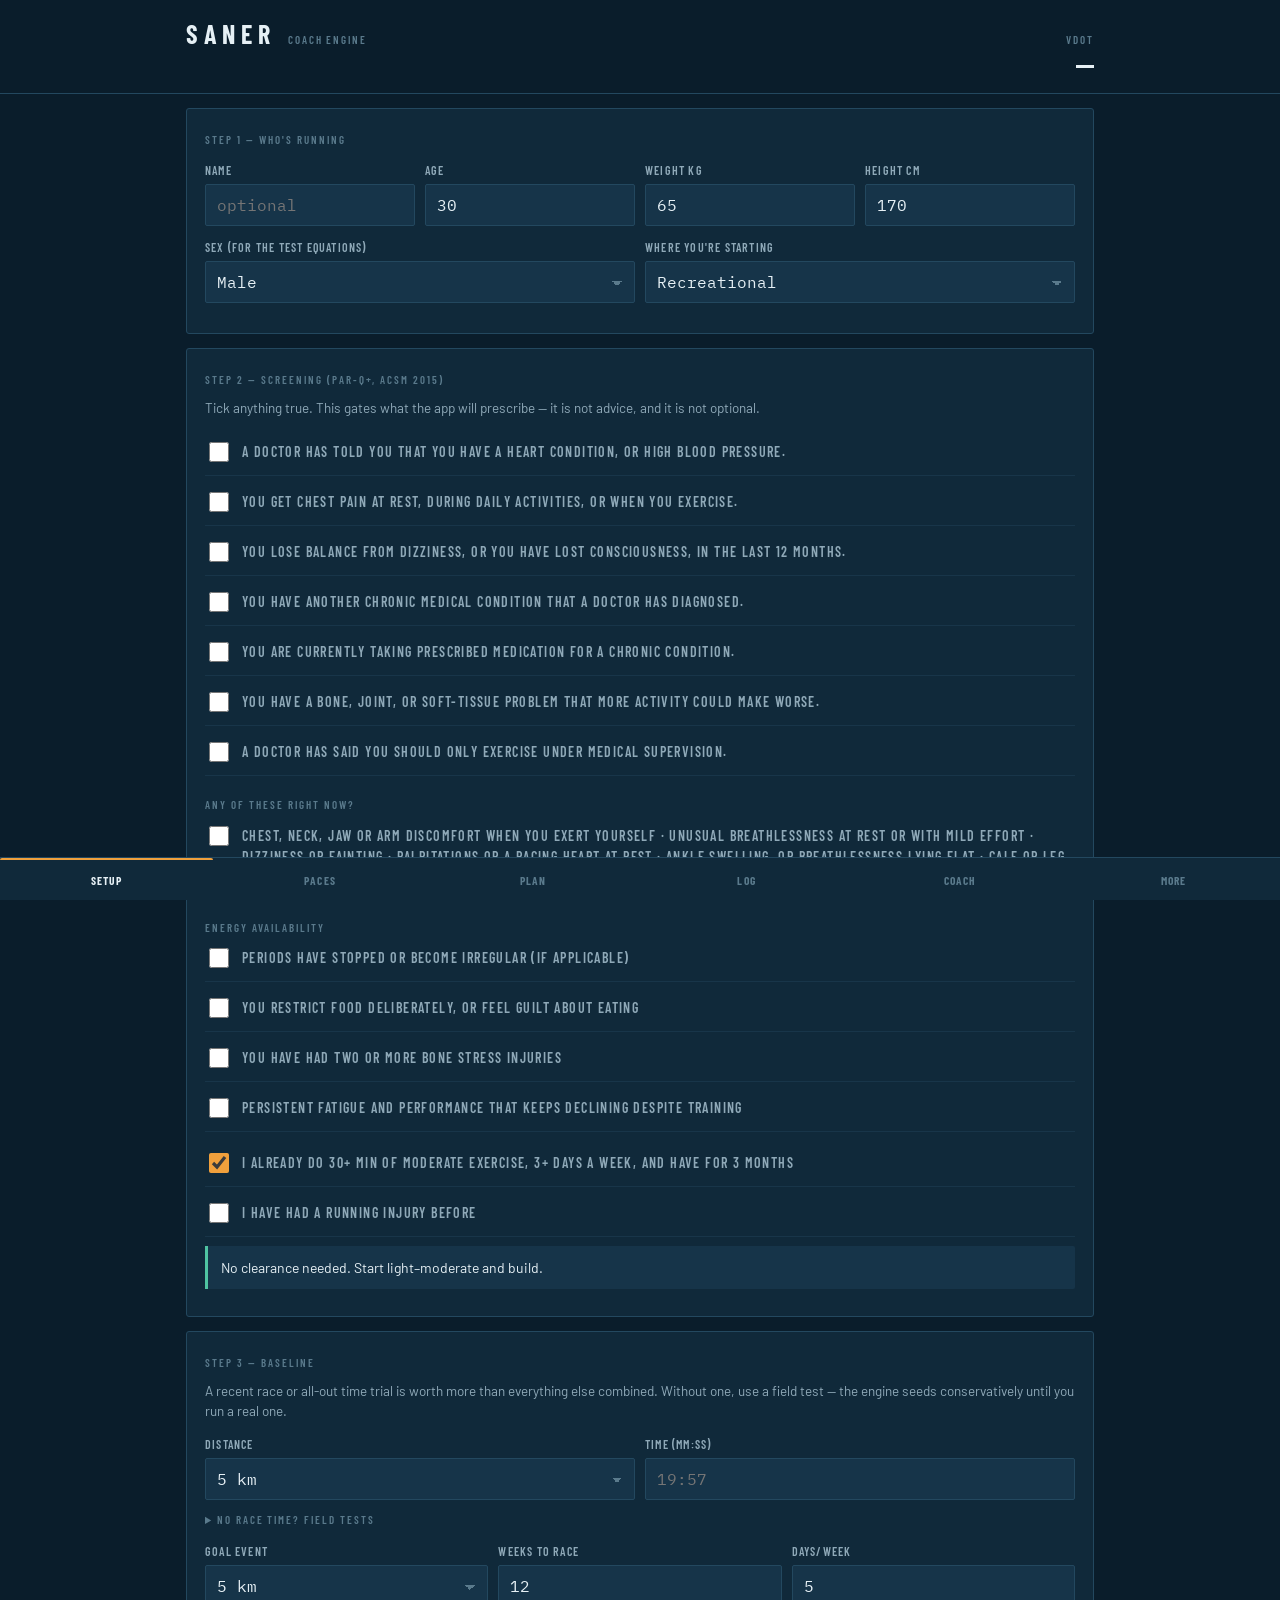
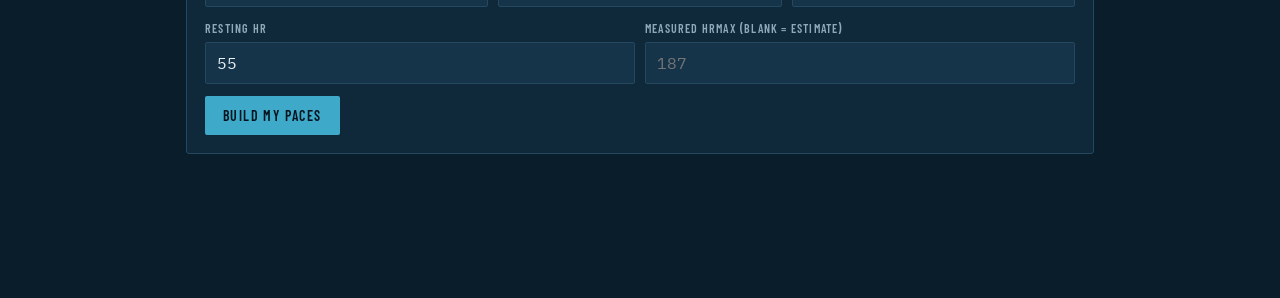
<file: index.html>
<!DOCTYPE html>
<html lang="en">
<head>
<meta charset="utf-8">
<meta name="viewport" content="width=device-width,initial-scale=1,viewport-fit=cover">
<meta name="theme-color" content="#0A1D2B">
<meta name="apple-mobile-web-app-capable" content="yes">
<meta name="apple-mobile-web-app-status-bar-style" content="black-translucent">
<meta name="apple-mobile-web-app-title" content="Saner Coach">
<title>Saner Coach — running coach engine</title>
<meta name="description" content="Training paces, a periodized plan, and load tracking for any runner — beginner to elite, 800 m to marathon. Runs entirely on your device.">
<meta property="og:type" content="website">
<meta property="og:title" content="Saner Coach — running coach engine">
<meta property="og:description" content="Enter one race result. Get your five training paces, a full periodized plan, and a log that recalibrates as you run. Free, offline, no account.">
<meta property="og:site_name" content="Saner Coach">
<meta name="twitter:card" content="summary_large_image">
<meta name="twitter:title" content="Saner Coach — running coach engine">
<meta name="twitter:description" content="Training paces and a periodized plan for any runner, 800 m to marathon. Runs on your device.">
<!-- To get a picture in the link preview, upload a 1200x630 image beside this file
     and add: <meta property="og:image" content="https://YOURNAME.github.io/REPO/preview.png"> -->
<link rel="icon" href="data:image/svg+xml,%3Csvg xmlns='http://www.w3.org/2000/svg' viewBox='0 0 64 64'%3E%3Crect width='64' height='64' fill='%230A1D2B'/%3E%3Crect x='8' y='26' width='48' height='4' fill='%233FA9C9'/%3E%3Crect x='8' y='34' width='34' height='4' fill='%23C9D14E'/%3E%3Crect x='8' y='42' width='20' height='4' fill='%23E85D4A'/%3E%3C/svg%3E">
<link rel="apple-touch-icon" href="data:image/svg+xml,%3Csvg xmlns='http://www.w3.org/2000/svg' viewBox='0 0 180 180'%3E%3Crect width='180' height='180' fill='%230A1D2B'/%3E%3Crect x='24' y='72' width='132' height='11' fill='%233FA9C9'/%3E%3Crect x='24' y='94' width='94' height='11' fill='%23C9D14E'/%3E%3Crect x='24' y='116' width='56' height='11' fill='%23E85D4A'/%3E%3C/svg%3E">
<link rel="preconnect" href="https://fonts.googleapis.com">
<link rel="preconnect" href="https://fonts.gstatic.com" crossorigin>
<link href="https://fonts.googleapis.com/css2?family=Barlow+Condensed:wght@500;600;700&family=Barlow:wght@400;500;600&family=IBM+Plex+Mono:wght@400;500;600&display=swap" rel="stylesheet">
<style>
*{box-sizing:border-box;-webkit-tap-highlight-color:transparent}
:root{
  --surface-0:#0A1D2B;--surface-1:#10293A;--surface-2:#163449;--line:#23485F;
  --ink:#E6F0F5;--ink-dim:#8FA9B8;--ink-faint:#5A7A8C;
  --z-e:#3FA9C9;--z-m:#4FC3A1;--z-t:#C9D14E;--z-i:#F0A03C;--z-r:#E85D4A;
}
html,body{margin:0;padding:0}
body{background:var(--surface-0);color:var(--ink);font-size:15px;line-height:1.5;
  font-family:'Barlow',system-ui,-apple-system,sans-serif;
  padding-bottom:env(safe-area-inset-bottom);-webkit-font-smoothing:antialiased}
h1,h2,h3,.disp{font-family:'Barlow Condensed',ui-sans-serif,'Arial Narrow',sans-serif;
  text-transform:uppercase;letter-spacing:.06em;font-weight:700;margin:0}
.num{font-family:'IBM Plex Mono',ui-monospace,'SF Mono',Menlo,monospace;font-variant-numeric:tabular-nums}
.eyebrow{font-family:'Barlow Condensed',ui-sans-serif,sans-serif;text-transform:uppercase;
  letter-spacing:.18em;font-size:11px;color:var(--ink-faint);font-weight:600}
.wrap{max-width:940px;margin:0 auto;padding:0 16px 130px}
.top{border-bottom:1px solid var(--line);background:var(--surface-0);position:sticky;top:0;z-index:20;
  padding-top:env(safe-area-inset-top)}
.topin{max-width:940px;margin:0 auto;padding:14px 16px;display:flex;align-items:baseline;gap:12px}
.mark{font-size:26px;letter-spacing:.22em}
.readout{margin-left:auto;text-align:right}
.readout .v{font-size:30px;line-height:1;font-weight:600}
.card{background:var(--surface-1);border:1px solid var(--line);border-radius:3px;padding:18px;margin:14px 0}
.card.tight{padding:14px}
.row{display:flex;gap:10px;flex-wrap:wrap}
label{display:block;font-size:12px;letter-spacing:.1em;text-transform:uppercase;color:var(--ink-dim);
  margin-bottom:5px;font-family:'Barlow Condensed',ui-sans-serif,sans-serif;font-weight:600}
input,select,textarea{background:var(--surface-2);border:1px solid var(--line);color:var(--ink);
  padding:10px 11px;border-radius:2px;font-family:'IBM Plex Mono',ui-monospace,monospace;
  font-size:16px;width:100%;-webkit-appearance:none;appearance:none}
select{background-image:linear-gradient(45deg,transparent 50%,var(--ink-faint) 50%),
  linear-gradient(135deg,var(--ink-faint) 50%,transparent 50%);
  background-position:calc(100% - 17px) 19px,calc(100% - 12px) 19px;
  background-size:5px 5px,5px 5px;background-repeat:no-repeat;padding-right:32px}
input:focus,select:focus,textarea:focus{outline:2px solid var(--z-e);outline-offset:1px}
.fld{flex:1;min-width:120px;margin-bottom:12px}
button{font-family:'Barlow Condensed',ui-sans-serif,sans-serif;text-transform:uppercase;
  letter-spacing:.1em;font-weight:600;font-size:14px;cursor:pointer;background:var(--z-e);
  color:#04141E;border:none;padding:11px 18px;border-radius:2px}
button:hover{filter:brightness(1.12)}
button:disabled{opacity:.4;cursor:not-allowed}
button.ghost{background:transparent;color:var(--ink-dim);border:1px solid var(--line)}
button.danger{background:transparent;color:var(--z-r);border:1px solid var(--z-r)}
table{width:100%;border-collapse:collapse}
th{text-align:left;font-family:'Barlow Condensed',ui-sans-serif,sans-serif;text-transform:uppercase;
  letter-spacing:.12em;font-size:11px;color:var(--ink-faint);font-weight:600;padding:6px 8px;
  border-bottom:1px solid var(--line)}
td{padding:8px;border-bottom:1px solid rgba(35,72,95,.5);font-size:14px}
.zdot{width:9px;height:9px;border-radius:50%;display:inline-block;margin-right:8px}
.tabs{position:fixed;bottom:0;left:0;right:0;background:var(--surface-1);border-top:1px solid var(--line);
  display:flex;z-index:30;padding-bottom:env(safe-area-inset-bottom)}
.tabs button{flex:1;background:none;color:var(--ink-faint);border:none;padding:13px 2px;
  border-top:2px solid transparent;font-size:11.5px;letter-spacing:.1em}
.tabs button.on{color:var(--ink);border-top-color:var(--z-i)}
.flag{border-left:3px solid;padding:11px 13px;margin:9px 0;font-size:14px;background:var(--surface-2);
  border-radius:0 2px 2px 0}
.flag.stop{border-color:var(--z-r)}
.flag.warn{border-color:var(--z-i)}
.flag.ok{border-color:var(--z-m)}
.chk{display:flex;gap:10px;align-items:flex-start;padding:10px 0;
  border-bottom:1px solid rgba(35,72,95,.4);cursor:pointer;font-size:14px}
.chk input{width:20px;height:20px;flex:none;margin-top:1px;accent-color:var(--z-i);-webkit-appearance:auto;appearance:auto}
.bubble{padding:11px 14px;border-radius:3px;margin:9px 0;max-width:88%;font-size:14.5px;white-space:pre-wrap}
.bubble.me{background:var(--surface-2);margin-left:auto}
.bubble.ai{background:var(--surface-1);border:1px solid var(--line)}
.pill{display:inline-block;font-family:'Barlow Condensed',ui-sans-serif,sans-serif;font-size:11px;
  letter-spacing:.12em;text-transform:uppercase;padding:2px 8px;border-radius:2px;
  border:1px solid var(--line);color:var(--ink-dim)}
.muted{color:var(--ink-dim);font-size:13.5px}
.faint{color:var(--ink-faint);font-size:12.5px}
summary{cursor:pointer}
.wkhead{display:flex;align-items:center;gap:10px;cursor:pointer}
@media (max-width:560px){.readout .v{font-size:24px}.mark{font-size:20px}.card{padding:14px}}
@media (prefers-reduced-motion:reduce){*{transition:none!important;animation:none!important}}
</style>
</head>
<body>

<header class="top"><div class="topin">
  <span class="mark disp">SANER</span>
  <span class="eyebrow">coach engine</span>
  <div class="readout"><div class="eyebrow">VDOT</div><div class="v num" id="vdotOut">—</div></div>
</div></header>

<main class="wrap" id="view"></main>

<nav class="tabs" id="tabs"></nav>

<script>
"use strict";

/* ============================================================================
   SANER COACH — standalone. No server, no account, no Claude.ai.
   Everything below runs from this one file. Your data stays in this browser.
   ==========================================================================*/

/* ---------------------------------------------------------------- ENGINE --*/

const DISTANCES=[
  {id:"800",m:800,label:"800 m"},{id:"1500",m:1500,label:"1500 m"},{id:"mile",m:1609,label:"Mile"},
  {id:"3000",m:3000,label:"3000 m"},{id:"5000",m:5000,label:"5 km"},{id:"10000",m:10000,label:"10 km"},
  {id:"half",m:21097,label:"Half"},{id:"marathon",m:42195,label:"Marathon"}];

// Daniels & Gilbert (1979). v in m/min.
const vo2FromVel=v=>-4.6+0.182258*v+0.000104*v*v;
const velFromVo2=vo2=>{const a=0.000104,b=0.182258,c=-4.6-vo2;
  return(-b+Math.sqrt(b*b-4*a*c))/(2*a)};
const pctMax=t=>0.8+0.1894393*Math.exp(-0.012778*t)+0.2989558*Math.exp(-0.1932605*t);

const vdotFromRace=(m,s)=>{const t=s/60;if(t<=0||m<=0)return null;
  return vo2FromVel(m/t)/pctMax(t)};

const timeAtVdot=(vd,m)=>{let lo=.5,hi=600;
  for(let i=0;i<80;i++){const mid=(lo+hi)/2;
    (vo2FromVel(m/mid)/pctMax(mid))>vd?lo=mid:hi=mid;}
  return((lo+hi)/2)*60};

const paceForDuration=(vd,min)=>60000/velFromVo2(vd*pctMax(min));
const pctPace=(vd,p)=>60000/velFromVo2(vd*p);

/* The Daniels-Gilbert curve is fitted to races of a few minutes up to about an
   hour. Past that it over-predicts, because a marathon is limited by fuel and
   mechanical damage, not only oxygen — run raw it puts a VDOT 50 athlete at
   3:10 when the real answer is 3:21. This is the fraction of VDOT actually
   holdable for a marathon, fitted to Daniels' published table. It rises with
   fitness because faster runners finish sooner.                             */
const mPct=vd=>Math.max(.73,Math.min(.84,0.764+(vd-50)*0.00155));
const marathonPace=vd=>60000/velFromVo2(vd*mPct(vd));
const raceTimeAtVdot=(vd,m)=>m>30000?(marathonPace(vd)*m)/1000:timeAtVdot(vd,m);

function zonesFromVdot(vd){
  const M=marathonPace(vd);
  const slow=Math.max(70,Math.min(95,90-(vd-40)*0.5));
  return{
    E:{lo:M+slow,hi:M+45,name:"Easy"},
    M:{lo:M,hi:M,name:"Marathon"},
    T:{lo:paceForDuration(vd,60),hi:paceForDuration(vd,60),name:"Threshold"},
    I:{lo:pctPace(vd,1.0),hi:pctPace(vd,1.0),name:"Interval"},
    R:{lo:pctPace(vd,1.075),hi:pctPace(vd,1.075),name:"Repetition"}};
}

const riegel=(t1,d1,d2)=>t1*Math.pow(d2/d1,d2>42195?1.08:1.06);

function criticalSpeed(trials){
  const p=trials.filter(t=>t.m>0&&t.s>0);
  if(p.length<2)return null;
  const n=p.length,sx=p.reduce((a,q)=>a+q.s,0),sy=p.reduce((a,q)=>a+q.m,0),
        sxy=p.reduce((a,q)=>a+q.s*q.m,0),sxx=p.reduce((a,q)=>a+q.s*q.s,0),
        den=n*sxx-sx*sx;
  if(Math.abs(den)<1e-9)return null;
  const cs=(n*sxy-sx*sy)/den,dP=(sy-cs*sx)/n;
  if(cs<=0||dP<=0)return null;
  return{cs:cs,dPrime:dP,pace:1000/cs};
}

const tanakaHRmax=age=>Math.round(208-0.7*age);
const karvonen=(hm,hr,f)=>Math.round(f*(hm-hr)+hr);
const minetti=g=>155.4*Math.pow(g,5)-30.4*Math.pow(g,4)-43.3*Math.pow(g,3)+46.3*g*g+19.5*g+3.6;
const gapFactor=pct=>minetti(pct/100)/3.6;

const sessionLoad=(rpe,min)=>Math.round(rpe*min);
function weekLoadStats(daily){
  const n=daily.length||1,total=daily.reduce((a,b)=>a+b,0),mean=total/n;
  const sd=Math.sqrt(daily.reduce((a,b)=>a+(b-mean)*(b-mean),0)/n)||0;
  const mono=sd>0?mean/sd:0;
  return{total:Math.round(total),monotony:+mono.toFixed(2),strain:Math.round(total*mono)};
}

function detrainFactor(d){
  if(d<=10)return 1;
  const p=[[10,0],[28,.06],[63,.19],[77,.25]];
  for(let i=0;i<p.length-1;i++){
    const a=p[i],b=p[i+1];
    if(d<=b[0])return 1-(a[1]+((d-a[0])/(b[0]-a[0]))*(b[1]-a[1]));
  }
  return .72;
}

const rockportVo2=o=>132.853-0.0769*(o.weightKg*2.20462)-0.3877*o.age+6.315*(o.male?1:0)
  -3.2649*o.minutes-0.1565*o.hr;
const cooperVo2=m=>(m-504.9)/44.73;

/* ---------------------------------------------------------------- FORMAT --*/
function fmtTime(s){
  if(s==null||!isFinite(s))return"--";
  s=Math.round(s);
  const h=Math.floor(s/3600),m=Math.floor((s%3600)/60),x=s%60;
  return h?h+":"+String(m).padStart(2,"0")+":"+String(x).padStart(2,"0")
          :m+":"+String(x).padStart(2,"0");
}
const fmtPace=fmtTime;
function parseTime(str){
  if(!str)return null;
  const p=String(str).trim().split(":").map(Number);
  if(p.some(isNaN))return null;
  if(p.length===3)return p[0]*3600+p[1]*60+p[2];
  if(p.length===2)return p[0]*60+p[1];
  return p[0];
}
const lapFrom=(sec,m)=>sec*m/1000;
const esc=s=>String(s==null?"":s).replace(/[&<>"']/g,c=>
  ({"&":"&amp;","<":"&lt;",">":"&gt;",'"':"&quot;","'":"&#39;"}[c]));

/* ----------------------------------------------------------------- GUARD --*/

const PARQ=[
 "A doctor has told you that you have a heart condition, or high blood pressure.",
 "You get chest pain at rest, during daily activities, or when you exercise.",
 "You lose balance from dizziness, or you have lost consciousness, in the last 12 months.",
 "You have another chronic medical condition that a doctor has diagnosed.",
 "You are currently taking prescribed medication for a chronic condition.",
 "You have a bone, joint, or soft-tissue problem that more activity could make worse.",
 "A doctor has said you should only exercise under medical supervision."];

const RED_FLAGS=[
 "Chest, neck, jaw or arm discomfort when you exert yourself",
 "Unusual breathlessness at rest or with mild effort",
 "Dizziness or fainting",
 "Palpitations or a racing heart at rest",
 "Ankle swelling, or breathlessness lying flat",
 "Calf or leg pain that starts when walking and stops when you rest"];

const LEA_FLAGS=[
 "Periods have stopped or become irregular (if applicable)",
 "You restrict food deliberately, or feel guilt about eating",
 "You have had two or more bone stress injuries",
 "Persistent fatigue and performance that keeps declining despite training"];

function acsmClearance(o){
  if(o.symptoms)return{level:"stop",text:"Stop. Get medical clearance before any exercise — you've reported a symptom that needs a doctor first."};
  if(o.disease&&!o.active)return{level:"clear",text:"Get medical clearance before starting. Known condition and not currently active."};
  if(o.disease&&o.active)return{level:"clear-vig",text:"You can continue light–moderate exercise. Get clearance before stepping up to vigorous work."};
  if(!o.active&&o.wantsVigorous)return{level:"advise",text:"Clearance isn't required to start light–moderate exercise, but it's recommended before vigorous training."};
  return{level:"ok",text:"No clearance needed. Start light–moderate and build."};
}

/* ------------------------------------------------------------ PLAN ENGINE --*/

const LEVELS={
  never:{label:"Never run",days:3,startKm:0,step:0,maxKm:25,quality:0},
  returning:{label:"Coming back",days:4,startKm:15,step:.06,maxKm:55,quality:1},
  recreational:{label:"Recreational",days:4,startKm:30,step:.07,maxKm:75,quality:2},
  competitive:{label:"Competitive",days:6,startKm:60,step:.07,maxKm:120,quality:3},
  advanced:{label:"Advanced/elite",days:7,startKm:90,step:.06,maxKm:180,quality:3}};

const eventGroup=m=>m<=1609?"speed":m<=5000?"middle":"long";

function phaseFor(w,weeks){
  if(weeks-w<=2)return"Taper";
  const f=w/weeks;
  return f<.45?"Base":f<.8?"Build":"Peak";
}

function walkRunWeek(w){
  const t=[{run:1,walk:2,reps:8},{run:1,walk:2,reps:10},{run:2,walk:2,reps:7},
    {run:3,walk:2,reps:6},{run:4,walk:2,reps:5},{run:5,walk:2,reps:4},
    {run:7,walk:2,reps:3},{run:10,walk:2,reps:3},{run:12,walk:1,reps:2},
    {run:20,walk:1,reps:1},{run:25,walk:0,reps:1},{run:30,walk:0,reps:1}];
  return t[Math.min(w,t.length-1)];
}

function generatePlan(o){
  const cfg=LEVELS[o.level],grp=eventGroup(o.eventM),z=o.vdot?zonesFromVdot(o.vdot):null;
  const out=[];let km=o.startKm||cfg.startKm;

  for(let w=0;w<o.weeks;w++){
    const phase=phaseFor(w,o.weeks);
    const down=w>0&&(w+1)%4===0&&phase!=="Taper";

    if(o.level==="never"){
      const t=walkRunWeek(w);
      const desc=t.walk?t.reps+" × ("+t.run+" min jog / "+t.walk+" min walk)"
                       :t.run+" min continuous easy jog";
      out.push({week:w+1,phase:w<10?"On-ramp":"Base",volume:null,down:false,sessions:[
        {d:"Mon",type:"off",text:"Rest or 20 min walk"},
        {d:"Tue",type:"E",text:desc+" — conversational the whole way"},
        {d:"Wed",type:"off",text:"Rest, or strength: bodyweight squat / hinge / calf raise / plank"},
        {d:"Thu",type:"E",text:desc},
        {d:"Fri",type:"off",text:"Rest"},
        {d:"Sat",type:"E",text:desc+(w>=6?" + 5 min extra walk":"")},
        {d:"Sun",type:"off",text:"Rest or 30 min walk"}]});
      continue;
    }

    if(w>0)km=Math.min(cfg.maxKm,km*(1+cfg.step));
    let vol=down?km*.75:km;
    if(phase==="Taper")vol=km*(o.weeks-w===2?.55:.45);

    const days=o.daysPerWeek||cfg.days;
    const long=Math.round(vol*(grp==="long"?.3:.24));
    const P=(zone,m)=>z?fmtTime(lapFrom(z[zone].lo,m)):"--";
    const pk=zone=>z?fmtPace(z[zone].lo)+"/km":"--";

    const q=[];
    if(phase==="Base"){
      q.push({type:"T",text:"Threshold: 4 × 6 min at "+pk("T")+", 90 s jog between"});
      if(cfg.quality>=2)q.push({type:"R",text:"Hills: 8 × 10 s uphill sprint, walk down full recovery"});
    }else if(phase==="Build"){
      if(grp==="speed"){
        q.push({type:"I",text:"Intervals: 6 × 800 m at "+pk("I")+" ("+P("I",800)+" each), 90 s jog"});
        q.push({type:"R",text:"Reps: 8 × 200 m at "+pk("R")+" ("+P("R",200)+"), full recovery"});
      }else if(grp==="middle"){
        q.push({type:"I",text:"Intervals: 5 × 1000 m at "+pk("I")+" ("+P("I",1000)+"), 2:30 jog"});
        q.push({type:"T",text:"Threshold: 2 × 15 min at "+pk("T")+", 3 min jog"});
      }else{
        q.push({type:"T",text:"Threshold: 3 × 12 min at "+pk("T")+", 2 min jog"});
        q.push({type:"I",text:"Intervals: 5 × 3 min at "+pk("I")+", 3 min jog"});
      }
    }else if(phase==="Peak"){
      if(grp==="speed"){
        q.push({type:"R",text:"Race-specific: 3 × 400 m at "+pk("R")+" ("+P("R",400)+"), 4 min rest — then 1 × 600 m all out"});
        q.push({type:"I",text:"Broken race: 500 m + 300 m at goal pace, 3 min rest"});
      }else if(grp==="middle"){
        q.push({type:"I",text:"Race-specific: 3 × 1200 m at goal pace, 3 min jog"});
        q.push({type:"T",text:"Cruise: 5 × 1 km at "+pk("T")+", 60 s jog"});
      }else{
        q.push({type:"M",text:"Race-pace: "+Math.round(vol*.2)+" km at "+pk("M")+" inside a longer run"});
        q.push({type:"T",text:"Threshold: 20 min continuous at "+pk("T")});
      }
    }else{
      q.push({type:"T",text:"Sharpener: 3 × 4 min at "+pk("T")+", 2 min jog — hold the intensity, cut the volume"});
      if(grp!=="long")q.push({type:"R",text:"4 × 200 m at "+pk("R")+" ("+P("R",200)+"), full recovery"});
    }

    const qCount=Math.max(1,Math.min(q.length,cfg.quality===1?1:2));
    const names=["Mon","Tue","Wed","Thu","Fri","Sat","Sun"];
    const qDays=qCount===2?[1,4]:[2];
    const used=qDays.concat([6]);
    const free=[0,1,2,3,4,5].filter(i=>used.indexOf(i)===-1);
    const easyCount=Math.max(0,days-qCount-1);
    // Rest Monday first, then Friday — keeps quality days flanked by easy ones.
    const restSet=[0,4,3,5,2,1].filter(i=>free.indexOf(i)>-1)
                               .slice(0,Math.max(0,free.length-easyCount));
    let easyKm=Math.max(4,Math.round((vol-long-qCount*10)/Math.max(1,easyCount)));
    // Nobody runs a 21 km "easy run" four times a week. Past ~16 km it's a double.
    let dbl="";
    if(easyKm>16){dbl=" — split "+Math.round(easyKm*.6)+" km AM + "+Math.round(easyKm*.4)+" km PM";}
    const S=[];

    names.forEach((d,i)=>{
      if(i===6){
        S.push({d:d,type:"L",text:"Long run "+long+" km easy at "+pk("E")+
          (grp==="long"&&phase!=="Base"?" — last "+Math.round(long*.25)+" km at "+pk("M"):"")});
      }else if(qDays.indexOf(i)>-1&&q.length){
        const s=q.shift();
        S.push({d:d,type:s.type,text:s.text+" — 15 min warm-up and cool-down either side"});
      }else if(restSet.indexOf(i)>-1){
        S.push({d:d,type:"off",text:"Rest"});
      }else{
        S.push({d:d,type:"E",text:easyKm+" km easy at "+pk("E")+dbl+
          (i===2&&cfg.quality>=2?" + 4 × 100 m strides":"")});
      }
    });
    out.push({week:w+1,phase:phase,volume:Math.round(vol),down:down,sessions:S});
  }
  return out;
}

/* ---------------------------------------------------------------- MEMORY --*/

const KEY="sanercoach:v1";
const S={tab:"setup",ath:null,log:[],cfg:{apiKey:"",model:"claude-sonnet-5"},chat:[],openWeek:0,pro:false};

/* ------------------------------------------------------------ MEMBERSHIP --*/
/* Free shows the first two weeks so a runner can see the quality of the work.
   Everything that actually changes an outcome — the rest of the block, the
   adaptive log, the coach — sits behind the subscription.
   Hand a code to anyone who pays. Add or change codes here at any time.     */
const PRICE="₱499";
const FREE_WEEKS=2;
const PRO_CODES=["SANER499","SANERPRO","COACHSANER"];
const isPro=()=>S.pro===true;
function redeem(code){
  const c=String(code||"").trim().toUpperCase().replace(/[\s-]/g,"");
  if(PRO_CODES.indexOf(c)>-1){S.pro=true;persist();return true;}
  return false;
}
function joinLink(what){
  const L=(S.ath&&S.ath.vdot)?live():{vdot:null};
  const sub=encodeURIComponent("Saner Coach membership — "+(S.ath.name||"new athlete"));
  const body=encodeURIComponent("Hi Coach,\n\nI want to unlock the full plan at "+PRICE+" a month.\n\n"+
    "Name: "+((S.ath&&S.ath.name)||"")+"\nAge: "+((S.ath&&S.ath.age)||"")+
    "\nLevel: "+(S.ath?LEVELS[S.ath.level].label:"")+
    "\nGoal: "+(S.ath?((DISTANCES.filter(d=>d.id===S.ath.event)[0]||{label:""}).label+" in "+S.ath.weeks+" weeks"):"")+
    (L.vdot?"\nVDOT: "+L.vdot.toFixed(1):"")+
    (what?"\n\nI got stopped at: "+what:"")+
    "\n\nPlease send me the payment details and my access code.\n\nThanks!");
  return "mailto:narzolessaner@gmail.com?subject="+sub+"&body="+body;
}
function paywall(title,lines,what){
  return '<div class="card" style="border-color:var(--z-i)">'+
    '<span class="eyebrow" style="color:var(--z-i)">Members only</span>'+
    '<h3 style="font-size:20px;margin:8px 0 6px">'+esc(title)+'</h3>'+
    '<ul class="muted" style="margin:0 0 12px;padding-left:18px">'+
      lines.map(l=>'<li style="margin:5px 0">'+l+'</li>').join("")+'</ul>'+
    '<div class="num" style="font-size:30px;color:var(--ink)">'+PRICE+
      '<span class="muted" style="font-size:14px"> / month</span></div>'+
    '<p class="faint" style="margin:4px 0 12px">Cancel anytime. First week free. Your paces and your '+
      'first '+FREE_WEEKS+' weeks stay free forever, with or without a membership.</p>'+
    '<a href="'+joinLink(what)+'" style="display:inline-block;background:var(--z-i);color:#04141E;'+
      'padding:11px 18px;border-radius:2px;font-family:\'Barlow Condensed\',ui-sans-serif,sans-serif;'+
      'text-transform:uppercase;letter-spacing:.1em;font-weight:600;font-size:14px;text-decoration:none">'+
      'Unlock — '+PRICE+'/mo</a>'+
    '<button class="ghost" style="margin-left:8px" data-act="gocode">I have a code</button>'+
    '</div>';
}

const DEFAULT_ATH={name:"",age:30,male:true,weightKg:65,heightCm:170,level:"recreational",
  parq:[false,false,false,false,false,false,false],symptoms:false,lea:[],active:true,
  priorInjury:false,raceDist:"5000",raceTime:"",vdot:null,event:"5000",weeks:12,days:5,
  hrRest:55,hrMax:null,done:false};

function persist(){
  try{localStorage.setItem(KEY,JSON.stringify({ath:S.ath,log:S.log,cfg:S.cfg,chat:S.chat,pro:S.pro}));}
  catch(e){/* private mode or full — app still works this session */}
}
function restore(){
  let d=null;
  try{d=JSON.parse(localStorage.getItem(KEY)||"null");}catch(e){}
  S.ath=Object.assign({},DEFAULT_ATH,(d&&d.ath)||{});
  S.ath.parq=(d&&d.ath&&d.ath.parq)||DEFAULT_ATH.parq.slice();
  S.ath.lea=(d&&d.ath&&d.ath.lea)||[];
  S.log=(d&&Array.isArray(d.log))?d.log:[];
  S.cfg=Object.assign({apiKey:"",model:"claude-sonnet-5"},(d&&d.cfg)||{});
  // Old saved configs may hold retired model IDs.
  if(/4-6$|opus-4-5$|^claude-haiku-4-5$/.test(S.cfg.model))S.cfg.model="claude-sonnet-5";
  S.chat=(d&&Array.isArray(d.chat))?d.chat:[];
  S.pro=!!(d&&d.pro);
  S.tab=S.ath.done?"paces":"setup";
}

function recalibrate(vdot,log){
  if(!log.length)return{vdot:vdot,notes:[]};
  const notes=[];let v=vdot;
  const perf=log.filter(e=>(e.type==="race"||e.type==="tt")&&e.meters&&e.seconds)
    .sort((a,b)=>new Date(a.date)-new Date(b.date));
  perf.forEach(p=>{
    const raw=vdotFromRace(p.meters,p.seconds);
    if(raw&&isFinite(raw)){
      const b=v;v=.55*raw+.45*v;
      notes.push(p.date+": "+(p.meters/1000).toFixed(2)+" km in "+fmtTime(p.seconds)+
        " → VDOT "+b.toFixed(1)+" → "+v.toFixed(1));
    }
  });
  const qual=log.filter(e=>e.rpe&&["T","I","R","M"].indexOf(e.zone)>-1).slice(-2);
  if(qual.length===2&&qual.every(e=>e.rpe>=9)){v-=1;
    notes.push("Two quality sessions at RPE 9+ — paces cut by one VDOT point. The prescription was too hot.");}
  if(qual.length===2&&qual.every(e=>e.rpe<=5)){v+=.5;
    notes.push("Two quality sessions felt easy — paces nudged up half a point.");}
  const last=log.map(e=>new Date(e.date)).sort((a,b)=>b-a)[0];
  const gap=Math.floor((Date.now()-last)/86400000);
  if(gap>10){const f=detrainFactor(gap);v*=f;
    notes.push(gap+" days without a logged run — fitness estimate reduced "+
      Math.round((1-f)*100)+"% and the plan rebuilds from a lower base.");}
  return{vdot:Math.max(25,Math.min(85,v)),notes:notes};
}

function guardFlags(){
  const a=S.ath,f=[];
  const bmi=a.weightKg/Math.pow(a.heightCm/100,2);
  if(a.symptoms)f.push({sev:"stop",msg:"You reported a symptom that needs a doctor. Training is paused until you've been cleared."});
  if(a.lea&&a.lea.length)f.push({sev:"stop",msg:"Low-energy-availability signs reported. Do not increase training — this needs a sports physician or dietitian first."});
  if(a.parq.some(Boolean))f.push({sev:"warn",msg:"PAR-Q+ flagged. Get clearance before vigorous training."});
  if(bmi>=30)f.push({sev:"warn",msg:"Higher injury risk at this body mass. Walk-run on-ramp and slower progression are deliberate."});
  if(a.priorInjury)f.push({sev:"warn",msg:"Previous running injury raises new-injury odds sharply. Progression is capped tighter."});

  const now=Date.now();
  const wk=S.log.filter(e=>now-new Date(e.date)<7*86400000);
  if(wk.length){
    const daily=[0,0,0,0,0,0,0];
    wk.forEach(e=>{const d=Math.floor((now-new Date(e.date))/86400000);
      if(d<7)daily[d]+=sessionLoad(e.rpe||5,e.minutes||0);});
    const st=weekLoadStats(daily);
    if(st.monotony>2)f.push({sev:"warn",msg:"Training monotony "+st.monotony+
      " — every day looks the same. Make easy days easier and hard days harder."});
    if(st.strain>6000)f.push({sev:"warn",msg:"Weekly strain "+st.strain+" is high. Take a consolidation week."});
  }
  return f;
}

/* -------------------------------------------------------------- DERIVED ---*/
const ZC={E:"var(--z-e)",M:"var(--z-m)",T:"var(--z-t)",I:"var(--z-i)",R:"var(--z-r)",
  L:"var(--z-e)",off:"var(--ink-faint)"};

function live(){
  if(!S.ath.vdot)return{vdot:null,notes:[],zones:null};
  const r=recalibrate(S.ath.vdot,S.log);
  return{vdot:r.vdot,notes:r.notes,zones:zonesFromVdot(r.vdot)};
}

/* ------------------------------------------------------------- SPECTRUM ---*/
function spectrumHTML(z){
  const v=s=>60000/s;
  const lo=v(z.E.lo)*.97,hi=v(z.R.hi)*1.03;
  const x=s=>((v(s)-lo)/(hi-lo))*100;
  const bands=[{k:"E",a:z.E.lo,b:z.E.hi},{k:"M",a:z.E.hi,b:z.M.lo},
    {k:"T",a:z.T.lo*1.012,b:z.T.lo*.988},{k:"I",a:z.I.lo*1.012,b:z.I.lo*.988},
    {k:"R",a:z.R.lo*1.015,b:z.R.lo*.985}];
  let rects="",labels="";
  bands.forEach(b=>{
    const x1=x(b.a),x2=x(b.b);
    rects+='<rect x="'+Math.min(x1,x2)+'" y="9" width="'+Math.max(.7,Math.abs(x2-x1))+
      '" height="8" fill="'+ZC[b.k]+'" opacity=".92"/>';
    const mid=Math.max(2,Math.min(96,(x1+x2)/2));
    labels+='<div class="disp" style="position:absolute;left:'+mid+'%;transform:translateX(-50%);'+
      'text-align:center;font-size:15px;color:'+ZC[b.k]+'">'+b.k+
      '<div class="num" style="font-size:10.5px;color:var(--ink-faint);letter-spacing:0">'+
      fmtPace(b.k==="E"?z.E.hi:z[b.k].lo)+'</div></div>';
  });
  return '<div style="margin:6px 0 4px">'+
    '<svg viewBox="0 0 100 26" preserveAspectRatio="none" style="width:100%;height:74px">'+
    '<rect x="0" y="9" width="100" height="8" fill="var(--surface-2)"/>'+rects+'</svg>'+
    '<div style="position:relative;height:34px;margin-top:-30px">'+labels+'</div>'+
    '<div class="faint" style="margin-top:26px">Slower ← velocity → faster. Easy is a wide window '+
    'you cannot really get wrong. Threshold and interval are narrow — that is where seconds per '+
    'kilometre actually decide whether the session works.</div></div>';
}

/* ------------------------------------------------------------------ VIEWS -*/

function vSetup(){
  const a=S.ath;
  const bmi=a.weightKg/Math.pow(a.heightCm/100,2);
  const cl=acsmClearance({active:a.active,disease:a.parq.slice(0,5).some(Boolean),
    symptoms:a.symptoms,wantsVigorous:a.level!=="never"});
  const opt=(v,sel)=>DISTANCES.map(d=>'<option value="'+d.id+'"'+(d.id===sel?" selected":"")+'>'+d.label+'</option>').join("");

  return '<div class="card"><span class="eyebrow">Step 1 — who\'s running</span>'+
   '<div class="row" style="margin-top:12px">'+
    fld("Name",'<input id="f_name" value="'+esc(a.name)+'" placeholder="optional">')+
    fld("Age",'<input id="f_age" type="number" inputmode="numeric" value="'+a.age+'">')+
    fld("Weight kg",'<input id="f_wt" type="number" inputmode="decimal" value="'+a.weightKg+'">')+
    fld("Height cm",'<input id="f_ht" type="number" inputmode="numeric" value="'+a.heightCm+'">')+
   '</div><div class="row">'+
    fld("Sex (for the test equations)",'<select id="f_sex"><option value="m"'+(a.male?" selected":"")+
      '>Male</option><option value="f"'+(!a.male?" selected":"")+'>Female</option></select>')+
    fld("Where you\'re starting",'<select id="f_lvl">'+Object.keys(LEVELS).map(k=>
      '<option value="'+k+'"'+(k===a.level?" selected":"")+'>'+LEVELS[k].label+'</option>').join("")+'</select>')+
   '</div>'+
   (a.age<18?'<div class="flag warn">Under 18. This engine will not prescribe adult training loads to a developing athlete — volume is capped and hard work limited. Work with a coach who can see you run.</div>':"")+
   (bmi>=30?'<div class="flag warn">BMI '+bmi.toFixed(1)+'. Not a judgement — it is a load input. Your on-ramp will be walk-run and the progression deliberately slow, because that is what the injury data supports.</div>':"")+
   '</div>'+

  '<div class="card"><span class="eyebrow">Step 2 — screening (PAR-Q+, ACSM 2015)</span>'+
   '<p class="muted" style="margin-top:8px">Tick anything true. This gates what the app will prescribe — it is not advice, and it is not optional.</p>'+
   PARQ.map((q,i)=>chk("parq"+i,a.parq[i],q)).join("")+
   '<div style="margin-top:16px"><span class="eyebrow">Any of these right now?</span></div>'+
   chk("sym",a.symptoms,RED_FLAGS.join(" · "))+
   '<div style="margin-top:16px"><span class="eyebrow">Energy availability</span></div>'+
   LEA_FLAGS.map((q,i)=>chk("lea"+i,a.lea.indexOf(i)>-1,q)).join("")+
   '<div style="margin-top:10px">'+
   chk("act",a.active,"I already do 30+ min of moderate exercise, 3+ days a week, and have for 3 months")+
   chk("inj",a.priorInjury,"I have had a running injury before")+'</div>'+
   '<div class="flag '+(cl.level==="stop"?"stop":cl.level==="ok"?"ok":"warn")+'" id="clear">'+cl.text+'</div>'+
   '</div>'+

  '<div class="card"><span class="eyebrow">Step 3 — baseline</span>'+
   '<p class="muted" style="margin-top:8px">A recent race or all-out time trial is worth more than everything else combined. Without one, use a field test — the engine seeds conservatively until you run a real one.</p>'+
   '<div class="row" style="margin-top:12px">'+
    fld("Distance",'<select id="f_rd">'+opt(0,a.raceDist)+'</select>')+
    fld("Time (mm:ss)",'<input id="f_rt" value="'+esc(a.raceTime)+'" placeholder="19:57">')+
   '</div>'+
   '<details><summary class="eyebrow">No race time? Field tests</summary>'+
    '<div class="row" style="margin-top:12px">'+
     fld("Cooper 12-min run — metres",'<input id="f_cooper" inputmode="numeric" placeholder="2400">')+
    '</div><div class="row">'+
     fld("Rockport 1-mile walk — time",'<input id="f_rockt" placeholder="14:30">')+
     fld("Heart rate at finish",'<input id="f_rockhr" inputmode="numeric" placeholder="140">')+
    '</div><p class="faint">Field-test estimates are discounted 15% before they become training paces. '+
    'An untrained runner cannot yet express their VO2max as race performance — economy and fatigue '+
    'resistance lag behind. Replace this with a real time trial as soon as you can run one safely.</p>'+
   '</details>'+
   '<div class="row" style="margin-top:14px">'+
    fld("Goal event",'<select id="f_ev">'+opt(0,a.event)+'</select>')+
    fld("Weeks to race",'<input id="f_wk" type="number" inputmode="numeric" value="'+a.weeks+'">')+
    fld("Days/week",'<input id="f_dy" type="number" inputmode="numeric" value="'+a.days+'">')+
   '</div>'+
   '<div class="row">'+fld("Resting HR",'<input id="f_hrr" type="number" inputmode="numeric" value="'+a.hrRest+'">')+
    fld("Measured HRmax (blank = estimate)",'<input id="f_hrm" inputmode="numeric" value="'+(a.hrMax||"")+'" placeholder="'+tanakaHRmax(a.age)+'">')+'</div>'+
   '<button data-act="commit">Build my paces</button></div>';
}
function fld(label,inner){return '<div class="fld"><label>'+label+'</label>'+inner+'</div>';}
function chk(id,on,text){
  return '<label class="chk"><input type="checkbox" data-chk="'+id+'"'+(on?" checked":"")+'><span>'+esc(text)+'</span></label>';
}

function vPaces(){
  const L=live();
  if(!L.zones)return '<div class="card"><span class="eyebrow">No baseline yet</span>'+
    '<p class="muted" style="margin-top:8px">Paces need a performance to sit on. Add a race, a time trial, or a field test in Setup — or start the walk-run on-ramp in Plan, which needs no numbers at all.</p></div>';
  const z=L.zones,vd=L.vdot,a=S.ath;
  const hrMax=a.hrMax||tanakaHRmax(a.age);
  const rows=[
    ["E","Easy","Everything that is not a workout. Most of your week.",fmtPace(z.E.hi)+" – "+fmtPace(z.E.lo)],
    ["M","Marathon","Race pace for the marathon; steady work for everyone else.",fmtPace(z.M.lo)],
    ["T","Threshold","Comfortably hard. ~60 min race pace. The highest-yield session you own.",fmtPace(z.T.lo)],
    ["I","Interval","3–5 min reps at about your VO2max velocity.",fmtPace(z.I.lo)],
    ["R","Repetition","Short, fast, full recovery. Mechanics and economy, not lungs.",fmtPace(z.R.lo)]];

  let html='<div class="card"><span class="eyebrow">Your intensity spectrum</span>'+spectrumHTML(z)+'</div>';

  html+='<div class="card"><span class="eyebrow">Training paces — min/km</span><table style="margin-top:10px">'+
    '<thead><tr><th>Zone</th><th>Pace</th><th>400 m</th><th>1 km</th></tr></thead><tbody>'+
    rows.map(r=>{const key=r[0],p=key==="E"?z.E.hi:z[key].lo;
      return '<tr><td><span class="zdot" style="background:'+ZC[key]+'"></span>'+
        '<strong class="disp">'+key+' · '+r[1]+'</strong>'+
        '<div class="faint" style="margin-left:17px">'+r[2]+'</div></td>'+
        '<td class="num">'+r[3]+'</td><td class="num">'+fmtTime(lapFrom(p,400))+'</td>'+
        '<td class="num">'+fmtTime(p)+'</td></tr>';}).join("")+
    '</tbody></table></div>';

  if(!isPro()){
    html+=paywall("Your paces are free. The rest of the analysis is not.",[
      "What you can run right now at every distance from 800 m to the marathon",
      "Critical speed and D′ — whether you should front-run or sit and kick",
      "Your personal heart-rate zones, and hill and treadmill conversions",
      "The full training block, your log, and the coach"],"the paces tab");
    return html;
  }

  const five=timeAtVdot(vd,5000);
  html+='<div class="card"><span class="eyebrow">Equivalent race times at VDOT '+vd.toFixed(1)+'</span>'+
    '<table style="margin-top:10px"><thead><tr><th>Distance</th><th>Model</th><th>Riegel from 5 km</th></tr></thead><tbody>'+
    DISTANCES.map(d=>'<tr><td>'+d.label+'</td><td class="num">'+fmtTime(raceTimeAtVdot(vd,d.m))+
      '</td><td class="num" style="color:var(--ink-faint)">'+fmtTime(riegel(five,5000,d.m))+'</td></tr>').join("")+
    '</tbody></table><p class="faint" style="margin-top:10px">Where the two columns disagree, believe '+
    'neither blindly. Both assume you have actually trained for the distance. Riegel drifts optimistic '+
    'for a marathon predicted off a sharp 5 km — if you are speed-biased, add 30 s to your 5 km before '+
    'reading the marathon row.</p></div>';

  html+='<div class="card"><span class="eyebrow">Critical speed — optional, more precise</span>'+
    '<p class="muted" style="margin-top:8px">Three all-out efforts on separate days. CS is the boundary '+
    'you can hold; D′ is the finite tank above it.</p>'+
    [0,1,2].map(i=>'<div class="row">'+
      fld("Distance "+(i+1)+" (m)",'<input id="cs_m'+i+'" inputmode="numeric" value="'+[1200,2400,3600][i]+'">')+
      fld("Time",'<input id="cs_t'+i+'" placeholder="4:12">')+'</div>').join("")+
    '<button class="ghost" data-act="cs">Calculate</button><div id="csOut"></div></div>';

  html+='<div class="card"><span class="eyebrow">Heart rate — secondary check only</span>'+
    '<table style="margin-top:10px"><thead><tr><th>Zone</th><th>bpm</th></tr></thead><tbody>'+
    [["Easy",.6],["Marathon",.75],["Threshold",.85],["Interval",.95]].map(r=>
      '<tr><td>'+r[0]+'</td><td class="num">'+karvonen(hrMax,a.hrRest,r[1]-.05)+'–'+
      karvonen(hrMax,a.hrRest,r[1]+.03)+'</td></tr>').join("")+
    '</tbody></table><p class="faint" style="margin-top:10px">HRmax '+hrMax+
    (a.hrMax?' (measured).':' estimated from age (Tanaka). That formula carries about ±10 bpm of error — more than a full zone.')+
    ' Pace and perceived effort lead; heart rate confirms. Wrist optical sensors also lock onto cadence '+
    'during hard efforts, so a reading suspiciously close to your steps per minute is an artefact, not your heart.</p></div>';

  html+='<div class="card"><span class="eyebrow">Hill and treadmill conversion</span>'+
    '<p class="muted" style="margin-top:8px">Minetti gradient cost. Multiply your flat pace by the factor to hold equal effort.</p>'+
    '<table style="margin-top:8px"><thead><tr><th>Grade</th><th>Effort factor</th><th>Easy pace becomes</th></tr></thead><tbody>'+
    [-10,-5,0,3,5,8,10].map(g=>'<tr><td class="num">'+(g>0?"+":"")+g+'%</td><td class="num">'+
      gapFactor(g).toFixed(2)+'×</td><td class="num">'+fmtPace(z.E.hi*gapFactor(g))+'</td></tr>').join("")+
    '</tbody></table><p class="faint" style="margin-top:10px">The downhill numbers are metabolic only. '+
    'Braking on a descent loads the muscle eccentrically several times harder than flat running, so a '+
    'downhill run is never the free recovery this table makes it look.</p></div>';

  return html;
}

function vPlan(){
  const L=live(),flags=guardFlags(),halted=flags.some(f=>f.sev==="stop");
  if(halted)return '<div class="card"><span class="eyebrow">Plan withheld</span>'+
    '<p class="muted" style="margin-top:8px">The engine will not hand you a training block while a stop-flag is open. Clear it in Setup once you have spoken to a doctor.</p></div>';
  const a=S.ath;
  const eventM=(DISTANCES.filter(d=>d.id===a.event)[0]||{m:5000}).m;
  const plan=generatePlan({level:a.level,eventM:eventM,weeks:Math.max(4,a.weeks||12),
    daysPerWeek:a.days,vdot:L.vdot,startKm:null});

  let html='<div class="card tight"><span class="eyebrow">'+LEVELS[a.level].label+' · '+
    (DISTANCES.filter(d=>d.id===a.event)[0]||{label:""}).label+' · '+plan.length+' weeks</span>'+
    (a.level==="never"?'<p class="muted" style="margin-top:8px">No paces yet, and that is correct — '+
      'you do not need them. Twelve weeks of walk-run buys you continuous 30-minute running. A 10 km '+
      'takes most beginners four to six months, not eight weeks, and the people who try to do it in '+
      'eight are the ones who get hurt and stop.</p>':"")+
    flags.filter(f=>f.sev==="warn").map(f=>'<div class="flag warn">'+esc(f.msg)+'</div>').join("")+'</div>';

  const gated=!isPro();
  plan.forEach((w,i)=>{
    if(gated&&i>=FREE_WEEKS)return;
    html+='<div class="card tight"><div class="wkhead" data-week="'+i+'">'+
      '<span class="disp" style="font-size:19px">Week '+w.week+'</span>'+
      '<span class="pill">'+w.phase+'</span>'+
      (w.down?'<span class="pill" style="color:var(--z-m)">Consolidation</span>':"")+
      (w.volume?'<span class="num" style="margin-left:auto;color:var(--ink-dim)">'+w.volume+' km</span>':"")+
      '</div>'+
      (S.openWeek===i?'<table style="margin-top:12px"><tbody>'+w.sessions.map(s=>
        '<tr><td style="width:46px"><span class="disp" style="color:'+(ZC[s.type]||"var(--ink-faint)")+
        '">'+s.d+'</span></td><td>'+esc(s.text)+'</td></tr>').join("")+'</tbody></table>':"")+
      '</div>';
  });

  if(gated&&plan.length>FREE_WEEKS){
    const rest=plan.length-FREE_WEEKS;
    // A teaser of the locked weeks: shape visible, sessions not.
    html+='<div class="card tight" style="opacity:.45;pointer-events:none">'+
      plan.slice(FREE_WEEKS,FREE_WEEKS+3).map(w=>'<div class="wkhead" style="padding:7px 0">'+
        '<span class="disp" style="font-size:19px">Week '+w.week+'</span>'+
        '<span class="pill">'+w.phase+'</span>'+
        (w.volume?'<span class="num" style="margin-left:auto;color:var(--ink-dim)">'+w.volume+' km</span>':"")+
        '</div>').join("")+
      '<div class="faint" style="text-align:center;padding:10px 0">· · ·</div></div>';
    html+=paywall("The other "+rest+" weeks are where the race is won",[
      "Every remaining week, session by session, all the way to race day",
      "The build, the peak, and the taper — the part that actually makes you faster",
      "Your log, so the plan rebuilds itself around the runs you really did",
      "The coach, who answers you and adjusts when life gets in the way"],
      "week "+(FREE_WEEKS+1)+" of my plan");
    html+='<div class="card"><span class="eyebrow">Why only two weeks free</span>'+
      '<p class="muted" style="margin-top:8px">Two weeks is enough to prove the paces are right and the '+
      'sessions are real. It is not enough to get you fit. Fitness comes from the block — the progression, '+
      'the consolidation weeks, and the taper — and that is what a membership buys.</p></div>';
    return html;
  }

  html+='<div class="card"><span class="eyebrow">Why it is shaped this way</span>'+
    '<p class="muted" style="margin-top:8px">Roughly 80% of your running sits at easy intensity, because '+
    'that distribution consistently outperforms training everything in the middle. Every fourth week '+
    'drops 25% — adaptation happens in the consolidation, not the accumulation. The last two weeks cut '+
    'volume to about half while intensity stays exactly where it is: reducing intensity during a taper '+
    'does not improve performance, and reliably costs you sharpness.</p></div>';
  return html;
}

function vLog(){
  if(!isPro())return paywall("The log is what makes this a coach instead of a calculator.",[
    "Log every run and your paces move with your real fitness, not a number from months ago",
    "A race or time trial re-rates you on the spot",
    "Two brutal sessions in a row and the plan backs off before you break",
    "Miss ten days and it rebuilds from an honest lower base instead of pretending",
    "Load, monotony and strain, so you see a bad week coming"],"the log");
  const L=live(),flags=guardFlags();
  const now=Date.now();
  const wk=S.log.filter(e=>now-new Date(e.date)<7*86400000);
  const daily=[0,0,0,0,0,0,0];
  wk.forEach(e=>{const d=Math.floor((now-new Date(e.date))/86400000);
    if(d<7)daily[d]+=sessionLoad(e.rpe||5,e.minutes||0);});
  const st=weekLoadStats(daily);
  const today=new Date().toISOString().slice(0,10);

  let html='<div class="card"><span class="eyebrow">Log a session</span><div class="row" style="margin-top:12px">'+
    fld("Date",'<input id="l_date" type="date" value="'+today+'">')+
    fld("Kind",'<select id="l_type"><option value="run">Training run</option>'+
      '<option value="tt">Time trial</option><option value="race">Race</option></select>')+
    fld("Zone",'<select id="l_zone">'+["E","M","T","I","R"].map(z=>'<option>'+z+'</option>').join("")+'</select>')+
    '</div><div class="row">'+
    fld("Distance km",'<input id="l_km" inputmode="decimal" placeholder="8.02">')+
    fld("Time",'<input id="l_time" placeholder="42:00">')+
    fld("RPE 1–10",'<input id="l_rpe" type="number" inputmode="numeric" min="1" max="10" value="5">')+
    '</div>'+fld("How it felt",'<input id="l_note" placeholder="legs flat after lap 4">')+
    '<button data-act="addlog">Add session</button></div>';

  if(S.log.length){
    html+='<div class="card"><span class="eyebrow">Last 7 days</span><div class="row" style="margin-top:12px;gap:24px">'+
      stat("Load",st.total)+
      stat("Monotony",st.monotony,st.monotony>2?"var(--z-i)":null)+
      stat("Strain",st.strain,st.strain>6000?"var(--z-i)":null)+
      stat("Volume",wk.reduce((a,b)=>a+b.meters/1000,0).toFixed(1)+" km")+
      '</div></div>';
  }

  if(L.notes.length){
    html+='<div class="card"><span class="eyebrow">Recalibration — VDOT '+
      (S.ath.vdot?S.ath.vdot.toFixed(1):"—")+' → '+(L.vdot?L.vdot.toFixed(1):"—")+'</span>'+
      L.notes.map(n=>'<div class="flag ok">'+esc(n)+'</div>').join("")+'</div>';
  }
  html+=flags.filter(f=>f.sev==="warn").map(f=>'<div class="flag warn">'+esc(f.msg)+'</div>').join("");

  html+='<div class="card"><span class="eyebrow">History</span>'+
    (!S.log.length?'<p class="muted" style="margin-top:8px">Nothing logged yet. Every session you add '+
      'moves your paces — a race or time trial moves them hard, and two brutal workouts in a row will '+
      'pull them back down.</p>'
     :'<table style="margin-top:10px"><thead><tr><th>Date</th><th>Session</th><th>Pace</th><th>RPE</th><th></th></tr></thead><tbody>'+
      S.log.map((x,i)=>'<tr><td class="num" style="font-size:13px">'+esc(x.date)+'</td>'+
        '<td><span class="zdot" style="background:'+ZC[x.zone]+'"></span>'+(x.meters/1000).toFixed(2)+' km '+
        (x.type!=="run"?'<span class="pill">'+esc(x.type)+'</span>':"")+
        (x.note?'<div class="faint">'+esc(x.note)+'</div>':"")+'</td>'+
        '<td class="num">'+fmtPace(x.seconds/x.meters*1000)+'</td><td class="num">'+x.rpe+'</td>'+
        '<td><button class="ghost" style="padding:3px 9px;font-size:11px" data-del="'+i+'">Remove</button></td></tr>').join("")+
      '</tbody></table>')+'</div>';
  return html;
}
function stat(label,val,color){
  return '<div><div class="eyebrow">'+label+'</div><div class="num" style="font-size:24px'+
    (color?";color:"+color:"")+'">'+val+'</div></div>';
}

function vCoach(){
  if(!isPro())return paywall("A coach who already knows your numbers.",[
    "Ask anything, any day — it sees your paces, your log, and your flags",
    "\"I felt terrible today\" and it adjusts tomorrow for you",
    "Race pacing, missed weeks, niggles, travel, night shifts — real answers for your life",
    "It will never prescribe faster than your engine says, and never train you through pain"],"the coach");
  const flags=guardFlags(),halted=flags.some(f=>f.sev==="stop");
  let html='<div class="card tight"><span class="eyebrow">Coach — sees your paces, your log, and your flags</span>'+
    (halted?'<div class="flag stop" style="margin-top:10px">A stop-flag is open, so the coach will not prescribe training. It can still talk with you.</div>':"")+
    (!S.cfg.apiKey?'<div class="flag warn" style="margin-top:10px">No API key yet. Everything else in this '+
      'app works without one — paces, plan, and log are pure maths running on your device. The coach is '+
      'the only part that needs to reach a model. Add a key in Settings.</div>':"")+'</div>';

  html+='<div id="chat">';
  if(!S.chat.length){
    html+='<div class="card"><p class="muted">Ask anything. It already knows your VDOT, what you ran this week, and what the engine prescribed.</p>'+
      '<div class="row" style="margin-top:12px">'+
      ["Rate my last week","I felt terrible today — adjust tomorrow","How do I pace my race?","I missed 10 days, what now?"]
        .map(s=>'<button class="ghost" data-say="'+esc(s)+'">'+esc(s)+'</button>').join("")+'</div></div>';
  }
  S.chat.forEach(m=>{html+='<div class="bubble '+(m.role==="user"?"me":"ai")+'">'+esc(m.content)+'</div>';});
  html+='</div>';

  html+='<div class="card tight"><div class="row">'+
    '<div class="fld" style="margin-bottom:0"><textarea id="c_in" rows="2" placeholder="How did today go?" '+
    'style="font-family:\'Barlow\',sans-serif"></textarea></div>'+
    '<button data-act="send" style="align-self:stretch">Send</button></div>'+
    (S.chat.length?'<button class="ghost" style="margin-top:10px" data-act="clearchat">Clear conversation</button>':"")+
    '</div>';

  return html;
}

function vSettings(){
  const a=S.ath;
  const member=isPro()
   ? '<div class="card" style="border-color:var(--z-m)"><span class="eyebrow" style="color:var(--z-m)">Membership active</span>'+
     '<p class="muted" style="margin-top:8px">Everything is unlocked — the full block, your log, and the '+
     'coach. Thank you for backing this.</p>'+
     '<button class="ghost" data-act="signout">Sign out of membership</button></div>'
   : '<div class="card" style="border-color:var(--z-i)"><span class="eyebrow" style="color:var(--z-i)">Membership</span>'+
     '<p class="muted" style="margin-top:8px">Free gives you your VDOT, your five training paces, and the '+
     'first '+FREE_WEEKS+' weeks of your block. A membership opens the rest of the plan, the adaptive log, '+
     'the coach, and the full analysis.</p>'+
     '<div class="num" style="font-size:30px">'+PRICE+'<span class="muted" style="font-size:14px"> / month</span></div>'+
     '<p class="faint" style="margin:4px 0 12px">Cancel anytime. First week free.</p>'+
     '<a href="'+joinLink("")+'" style="display:inline-block;background:var(--z-i);color:#04141E;'+
     'padding:11px 18px;border-radius:2px;font-family:\'Barlow Condensed\',ui-sans-serif,sans-serif;'+
     'text-transform:uppercase;letter-spacing:.1em;font-weight:600;font-size:14px;text-decoration:none">'+
     'Join — '+PRICE+'/mo</a>'+
     '<div class="row" style="margin-top:16px">'+
       fld("Access code",'<input id="s_code" placeholder="given to you after payment">')+
     '</div><button data-act="redeem">Unlock</button>'+
     '<div id="codeOut"></div></div>';
  return member+'<div class="card"><span class="eyebrow">Connect a model</span>'+
   '<p class="muted" style="margin-top:8px">The coach needs an API key. Get one at '+
   '<a href="https://platform.claude.com/settings/keys" target="_blank" rel="noopener" style="color:var(--z-e)">platform.claude.com</a> '+
   '→ Settings → API keys → Create Key. Copy it straight away; it is shown once and never again.</p>'+
   '<p class="muted">API billing is separate from a Claude.ai subscription. Pro or Max does not include '+
   'API credit — you add prepaid credit under Plans &amp; Billing, and $5 goes a very long way at this '+
   'app\'s message sizes. A key with no credit behind it returns an error on every request.</p>'+
   '<div class="row" style="margin-top:12px">'+
    fld("API key",'<input id="s_key" type="password" value="'+esc(S.cfg.apiKey)+'" placeholder="sk-ant-...">')+
   '</div><div class="row">'+
    fld("Model",'<select id="s_model">'+
      [["claude-sonnet-5","Sonnet 5 — fast, cheap, plenty for coaching"],
       ["claude-opus-5","Opus 5 — strongest, costs more"],
       ["claude-haiku-4-5-20251001","Haiku 4.5 — cheapest, quickest"]].map(m=>
        '<option value="'+m[0]+'"'+(m[0]===S.cfg.model?" selected":"")+'>'+m[1]+'</option>').join("")+'</select>')+
   '</div><button data-act="savecfg">Save</button>'+
   '<div class="flag warn" style="margin-top:14px">Worth knowing: a key held in a web page is readable by '+
   'anything running in that page. On your own device with a file you control, that is a reasonable trade. '+
   'Do not send this file to anyone with the key saved in it, and rotate the key if you ever do.</div></div>'+

  '<div class="card"><span class="eyebrow">Your data</span>'+
   '<p class="muted" style="margin-top:8px">Everything lives in this browser\'s storage. No account, no '+
   'server, no sync. That also means clearing site data wipes it — export a backup now and then, '+
   'especially before changing phones.</p>'+
   '<div class="row" style="margin-top:12px">'+
   '<button class="ghost" data-act="export">Export backup</button>'+
   '<button class="ghost" data-act="import">Import backup</button>'+
   '<button class="danger" data-act="wipe">Erase everything</button></div>'+
   '<input id="s_file" type="file" accept="application/json" style="display:none">'+
   '<p class="faint" style="margin-top:12px">'+S.log.length+' sessions logged · '+
   (a.vdot?'baseline VDOT '+a.vdot.toFixed(1):'no baseline yet')+'</p></div>'+

  '<div class="card"><span class="eyebrow">Install it</span>'+
   '<p class="muted" style="margin-top:8px"><strong>Android / Chrome:</strong> menu → Add to Home screen.<br>'+
   '<strong>iPhone / Safari:</strong> Share → Add to Home Screen.<br>'+
   '<strong>Desktop:</strong> it is one file — double-click it, or bookmark it.</p>'+
   '<p class="faint" style="margin-top:8px">After the first load the app runs with no internet at all. '+
   'Only the coach needs a connection.</p></div>'+

  '<div class="card"><span class="eyebrow">What the numbers rest on</span>'+
   '<p class="muted" style="margin-top:8px">Paces come from the Daniels–Gilbert oxygen-cost equations, '+
   'with a fuel correction past the half marathon. Screening follows PAR-Q+ and the 2015 ACSM algorithm. '+
   'Load uses Foster session-RPE, monotony and strain. Gradient conversion uses Minetti.</p>'+
   '<p class="faint" style="margin-top:8px">Deliberately absent: the acute:chronic workload ratio. It is '+
   'the industry-standard injury metric and the evidence against it is now strong enough that shipping it '+
   'as a safety gate would be dressing up noise as protection.</p>'+
   '<p class="faint" style="margin-top:8px">This is a training tool, not a clinician. It cannot see you '+
   'run, cannot examine you, and cannot diagnose anything.</p></div>';
}

/* ------------------------------------------------------------------ SHELL -*/

const VIEWS={setup:vSetup,paces:vPaces,plan:vPlan,log:vLog,coach:vCoach,settings:vSettings};
const TABS=[["setup","Setup"],["paces","Paces"],["plan","Plan"],["log","Log"],["coach","Coach"],["settings","More"]];

function render(){
  const L=live();
  document.getElementById("vdotOut").textContent=L.vdot?L.vdot.toFixed(1):"—";
  const flags=guardFlags(),halted=flags.some(f=>f.sev==="stop");
  let head="";
  if(halted)head='<div class="flag stop" style="margin-top:16px"><strong>Training is paused.</strong> '+
    esc(flags.filter(f=>f.sev==="stop")[0].msg)+' Nothing in this app substitutes for that conversation — please have it first.</div>';
  document.getElementById("view").innerHTML=head+VIEWS[S.tab]();
  document.getElementById("tabs").innerHTML=TABS.map(t=>
    '<button class="disp'+(S.tab===t[0]?" on":"")+'" data-tab="'+t[0]+'">'+t[1]+'</button>').join("");
  window.scrollTo(0,0);
}

const val=id=>{const e=document.getElementById(id);return e?e.value:"";};
const numv=(id,d)=>{const v=parseFloat(val(id));return isNaN(v)?d:v;};

document.addEventListener("change",e=>{
  const c=e.target.getAttribute("data-chk");
  if(!c)return;
  const on=e.target.checked,a=S.ath;
  if(c.indexOf("parq")===0)a.parq[+c.slice(4)]=on;
  else if(c==="sym")a.symptoms=on;
  else if(c.indexOf("lea")===0){const i=+c.slice(3);
    a.lea=on?a.lea.concat([i]):a.lea.filter(x=>x!==i);}
  else if(c==="act")a.active=on;
  else if(c==="inj")a.priorInjury=on;
  persist();
  const cl=acsmClearance({active:a.active,disease:a.parq.slice(0,5).some(Boolean),
    symptoms:a.symptoms,wantsVigorous:a.level!=="never"});
  const node=document.getElementById("clear");
  if(node){node.textContent=cl.text;
    node.className="flag "+(cl.level==="stop"?"stop":cl.level==="ok"?"ok":"warn");}
});

document.addEventListener("click",e=>{
  const t=e.target.closest("[data-tab],[data-act],[data-week],[data-del],[data-say]");
  if(!t)return;

  if(t.dataset.tab){S.tab=t.dataset.tab;render();return;}
  if(t.dataset.week!==undefined&&t.dataset.week!==""){
    S.openWeek=S.openWeek===+t.dataset.week?-1:+t.dataset.week;render();return;}
  if(t.dataset.del!==undefined&&t.dataset.del!==""){
    S.log.splice(+t.dataset.del,1);persist();render();return;}
  if(t.dataset.say){document.getElementById("c_in").value=t.dataset.say;return;}

  const act=t.dataset.act;

  if(act==="commit"){
    const a=S.ath;
    a.name=val("f_name");a.age=numv("f_age",30);a.weightKg=numv("f_wt",65);
    a.heightCm=numv("f_ht",170);a.male=val("f_sex")==="m";a.level=val("f_lvl");
    a.raceDist=val("f_rd");a.raceTime=val("f_rt");a.event=val("f_ev");
    a.weeks=numv("f_wk",12);a.days=numv("f_dy",5);a.hrRest=numv("f_hrr",55);
    const hm=numv("f_hrm",0);a.hrMax=hm>100?hm:null;

    let vdot=null;
    const secs=parseTime(a.raceTime);
    const dist=DISTANCES.filter(d=>d.id===a.raceDist)[0];
    if(secs&&dist)vdot=vdotFromRace(dist.m,secs);
    else{
      const cooper=parseFloat(val("f_cooper"));
      const rt=parseTime(val("f_rockt")),rhr=parseFloat(val("f_rockhr"));
      if(cooper>0)vdot=cooperVo2(cooper)*.85;
      else if(rt&&rhr>0)vdot=rockportVo2({weightKg:a.weightKg,age:a.age,male:a.male,
        minutes:rt/60,hr:rhr})*.85;
    }
    a.vdot=(vdot&&isFinite(vdot))?Math.max(25,Math.min(85,vdot)):null;
    a.done=true;persist();
    S.tab=a.vdot?"paces":"plan";render();return;
  }

  if(act==="cs"){
    const tr=[0,1,2].map(i=>({m:parseFloat(val("cs_m"+i))||0,s:parseTime(val("cs_t"+i))||0}));
    const cs=criticalSpeed(tr);
    document.getElementById("csOut").innerHTML=cs
      ?'<div class="flag ok"><strong class="num">CS '+fmtPace(cs.pace)+'/km</strong> · D′ '+
       Math.round(cs.dPrime)+' m. High CS and low D′ means front-run and grind. Low CS and high D′ means '+
       'sit and kick — you have more above-threshold currency to spend in the last 200.</div>'
      :'<div class="flag warn">Need at least two efforts with both distance and time filled in.</div>';
    return;
  }

  if(act==="addlog"){
    const km=parseFloat(val("l_km")),secs=parseTime(val("l_time"));
    if(!km||!secs){alert("Distance and time are both needed to log a session.");return;}
    S.log.push({date:val("l_date"),type:val("l_type"),zone:val("l_zone"),
      meters:km*1000,seconds:secs,minutes:secs/60,rpe:numv("l_rpe",5),note:val("l_note")});
    S.log.sort((a,b)=>new Date(b.date)-new Date(a.date));
    persist();render();return;
  }

  if(act==="savecfg"){
    S.cfg.apiKey=val("s_key").trim();S.cfg.model=val("s_model");persist();
    alert("Saved. The coach is live.");render();return;
  }

  if(act==="export"){
    const blob=new Blob([JSON.stringify({ath:S.ath,log:S.log},null,2)],{type:"application/json"});
    const a=document.createElement("a");
    a.href=URL.createObjectURL(blob);
    a.download="sanercoach-backup-"+new Date().toISOString().slice(0,10)+".json";
    a.click();URL.revokeObjectURL(a.href);return;
  }

  if(act==="import"){document.getElementById("s_file").click();return;}

  if(act==="wipe"){
    if(confirm("Erase your profile, every logged session, and your key? This cannot be undone."))
      {localStorage.removeItem(KEY);restore();render();}
    return;
  }

  if(act==="gocode"){S.tab="settings";render();
    setTimeout(()=>{const el=document.getElementById("s_code");if(el)el.focus();},60);return;}

  if(act==="redeem"){
    const ok=redeem(val("s_code"));
    const out=document.getElementById("codeOut");
    if(ok){render();alert("Unlocked. Your full plan, log and coach are open.");}
    else if(out)out.innerHTML='<div class="flag warn">That code was not recognised. Check for a typo, or '+
      'email me and I will resend it.</div>';
    return;
  }

  if(act==="signout"){
    if(confirm("Lock the app back to the free version on this device?")){S.pro=false;persist();render();}
    return;
  }

  if(act==="clearchat"){S.chat=[];persist();render();return;}
  if(act==="send"){send();return;}
});

document.addEventListener("change",e=>{
  if(e.target.id!=="s_file"||!e.target.files.length)return;
  const r=new FileReader();
  r.onload=()=>{
    try{
      const d=JSON.parse(r.result);
      if(d.ath)S.ath=Object.assign({},DEFAULT_ATH,d.ath);
      if(Array.isArray(d.log))S.log=d.log;
      persist();render();alert("Restored.");
    }catch(err){alert("That file could not be read as a Saner Coach backup.");}
  };
  r.readAsText(e.target.files[0]);
});

document.addEventListener("keydown",e=>{
  if(e.target.id==="c_in"&&e.key==="Enter"&&!e.shiftKey){e.preventDefault();send();}
});

/* ------------------------------------------------------------------ COACH -*/

function brief(){
  const L=live(),a=S.ath,flags=guardFlags();
  const z=L.zones?("E "+fmtPace(L.zones.E.hi)+"-"+fmtPace(L.zones.E.lo)+", M "+fmtPace(L.zones.M.lo)+
    ", T "+fmtPace(L.zones.T.lo)+", I "+fmtPace(L.zones.I.lo)+", R "+fmtPace(L.zones.R.lo)+" per km")
    :"no paces yet — no valid baseline";
  const recent=S.log.slice(0,8).map(e=>e.date+" "+(e.meters/1000).toFixed(1)+"km @ "+
    fmtPace(e.seconds/e.meters*1000)+"/km zone "+e.zone+" RPE "+e.rpe+
    (e.note?' "'+e.note+'"':"")).join("\n")||"nothing logged";
  const ev=(DISTANCES.filter(d=>d.id===a.event)[0]||{label:"unset"}).label;

  return "You are the coaching layer of Saner Coach, a running app. You give judgement; a deterministic engine "+
"already produced the numbers below and you must not contradict them.\n\n"+
"ATHLETE\nName: "+(a.name||"unnamed")+" · age "+a.age+" · "+(a.male?"M":"F")+" · "+a.weightKg+" kg\n"+
"Level: "+LEVELS[a.level].label+" · goal: "+ev+" in "+a.weeks+" weeks · "+a.days+" days/week\n"+
"VDOT: "+(L.vdot?L.vdot.toFixed(1):"none")+"\nPaces: "+z+"\n\n"+
"RECENT SESSIONS\n"+recent+"\n\n"+
"OPEN FLAGS\n"+(flags.length?flags.map(f=>"["+f.sev+"] "+f.msg).join("\n"):"none")+"\n\n"+
"RULES YOU CANNOT BREAK\n"+
"- If a stop-flag is open, do not prescribe or adjust training. Say plainly that this needs a doctor first, and stop there.\n"+
"- Never prescribe faster than the engine's paces. You may prescribe slower.\n"+
"- Never encourage training through pain, restriction, or under-fuelling. If low energy availability or "+
"disordered eating appears, respond with care and point toward a sports physician or dietitian — do not "+
"adjust training as the answer.\n"+
"- Never claim anyone can become elite. Be honest: nearly everyone improves a great deal; elite outcomes "+
"are bounded by genetics, training age, and time. Say so warmly, not clinically.\n"+
"- Under-18 athletes get conservative volume only.\n\n"+
"VOICE\nDirect, warm, specific. Short paragraphs. Give the reason behind the instruction — an athlete who "+
"understands why will pace it correctly when you are not there. Use their actual numbers. No filler, no "+
"hedging, no motivational slogans.";
}

let busy=false;
function send(){
  const box=document.getElementById("c_in");
  if(!box)return;
  const text=box.value.trim();
  if(!text||busy)return;
  if(!S.cfg.apiKey){S.tab="settings";render();
    alert("Add an API key first — the coach needs one to reach a model.");return;}

  S.chat.push({role:"user",content:text});
  box.value="";busy=true;persist();

  const chat=document.getElementById("chat");
  chat.insertAdjacentHTML("beforeend",'<div class="bubble me">'+esc(text)+'</div>'+
    '<div class="bubble ai" id="pending"><span class="eyebrow">thinking…</span></div>');
  document.getElementById("pending").scrollIntoView({behavior:"smooth",block:"end"});

  const msgs=S.chat.map((m,i)=>i===0?{role:"user",content:brief()+"\n\n---\nAthlete says: "+m.content}:m);

  fetch("https://api.anthropic.com/v1/messages",{
    method:"POST",
    headers:{"Content-Type":"application/json","x-api-key":S.cfg.apiKey,
      "anthropic-version":"2023-06-01","anthropic-dangerous-direct-browser-access":"true"},
    // Current models think before answering, and thinking counts toward max_tokens.
    // Too small a budget gets spent reasoning and returns no text at all.
    body:JSON.stringify({model:S.cfg.model,max_tokens:4096,messages:msgs})
  }).then(r=>r.json()).then(d=>{
    if(d.error)throw new Error(d.error.message||"request rejected");
    const out=(d.content||[]).filter(c=>c.type==="text").map(c=>c.text).join("\n");
    S.chat.push({role:"assistant",content:out||"The reply came back empty. Try asking again."});
  }).catch(err=>{
    const m=String(err.message||"");
    let hint="";
    if(/authentication|invalid.*api.*key|x-api-key/i.test(m))
      hint="\n\nThat key was not accepted. Check for a stray space, or create a fresh one — keys are shown only once, so a half-copied key is the usual cause.";
    else if(/credit|billing|quota|balance/i.test(m))
      hint="\n\nThe key is valid but has no credit behind it. API billing is separate from a Claude.ai subscription — add prepaid credit under Plans & Billing in the console.";
    else if(/model/i.test(m))
      hint="\n\nThat model name was rejected. Pick another from the dropdown in More.";
    else if(/rate|overloaded|529/i.test(m))
      hint="\n\nThe API is busy. Wait a moment and send again.";
    S.chat.push({role:"assistant",content:"Could not reach the model — "+m+hint+
      "\n\nYour paces, plan and log all still work; none of that needs a connection."});
  }).finally(()=>{busy=false;persist();render();
    window.scrollTo(0,document.body.scrollHeight);});
}

/* ------------------------------------------------------------------- BOOT -*/
restore();
render();
</script>
</body>
</html>
</file>
